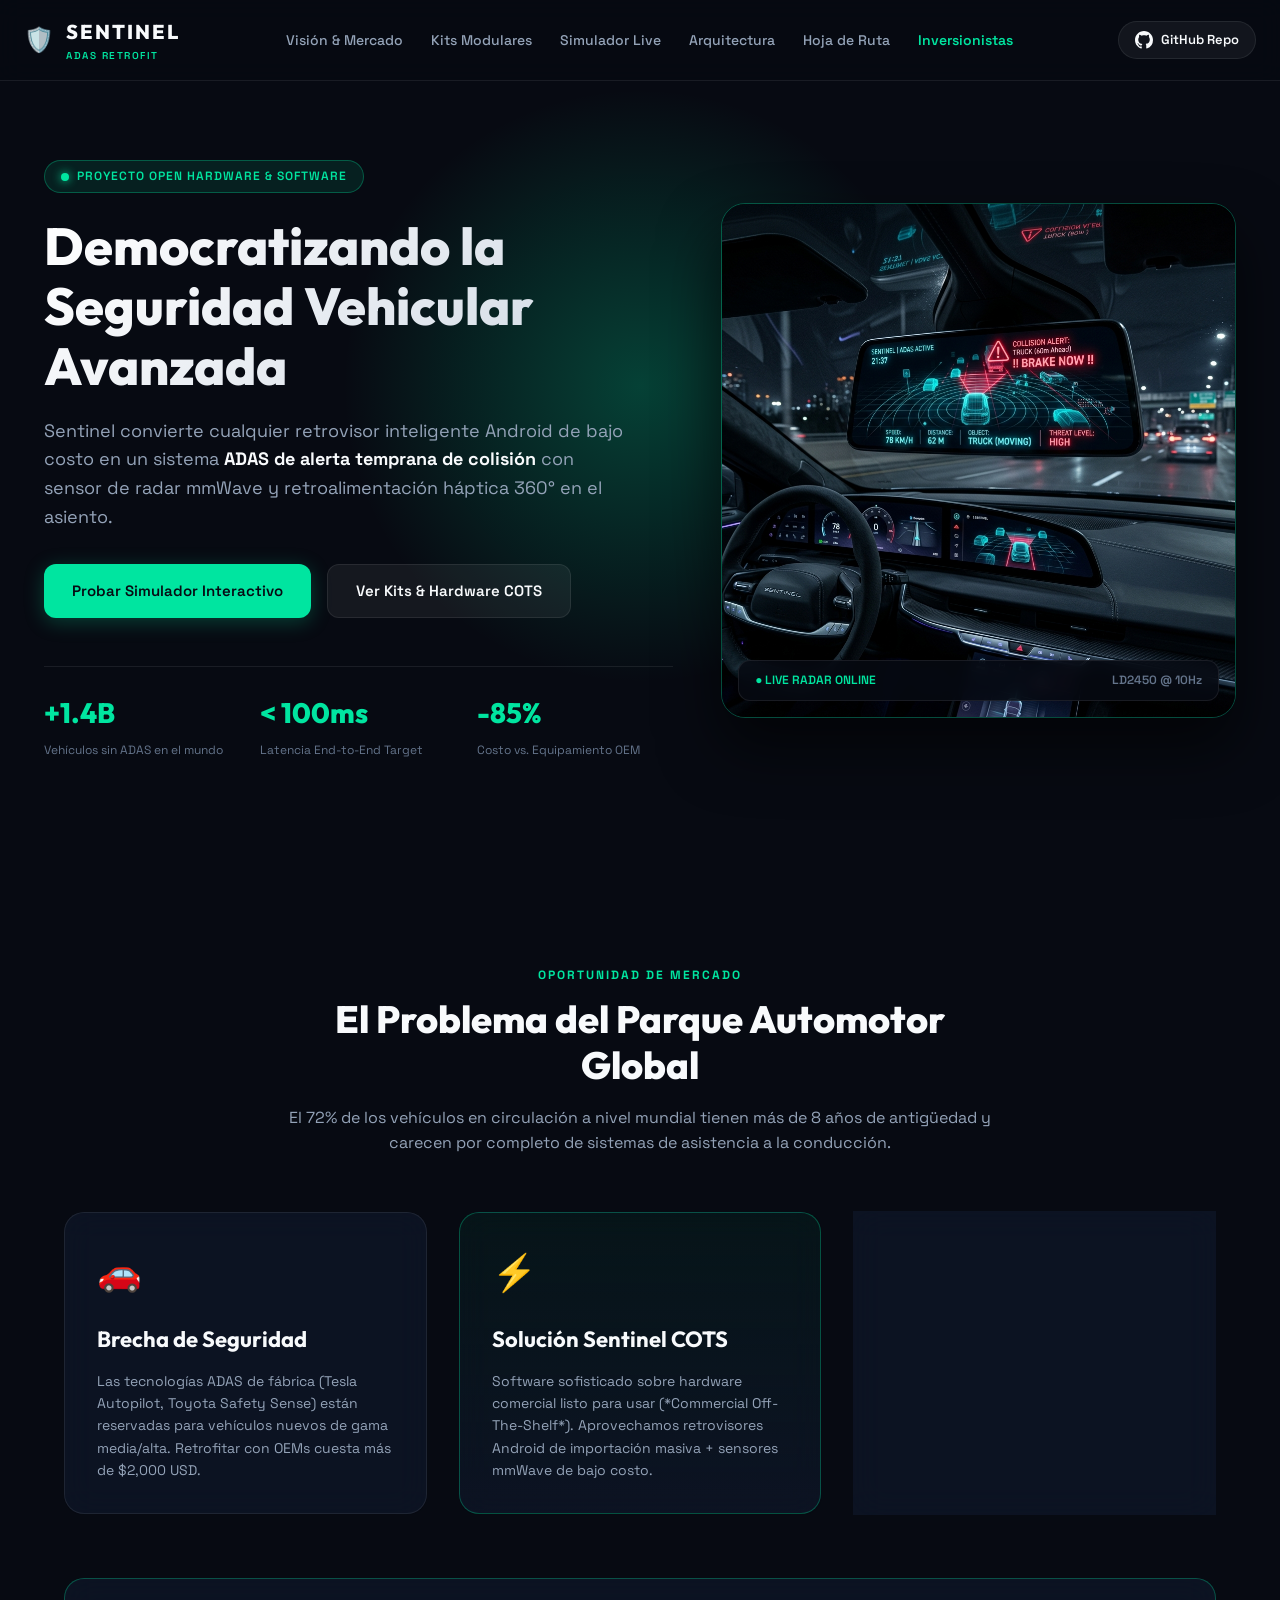
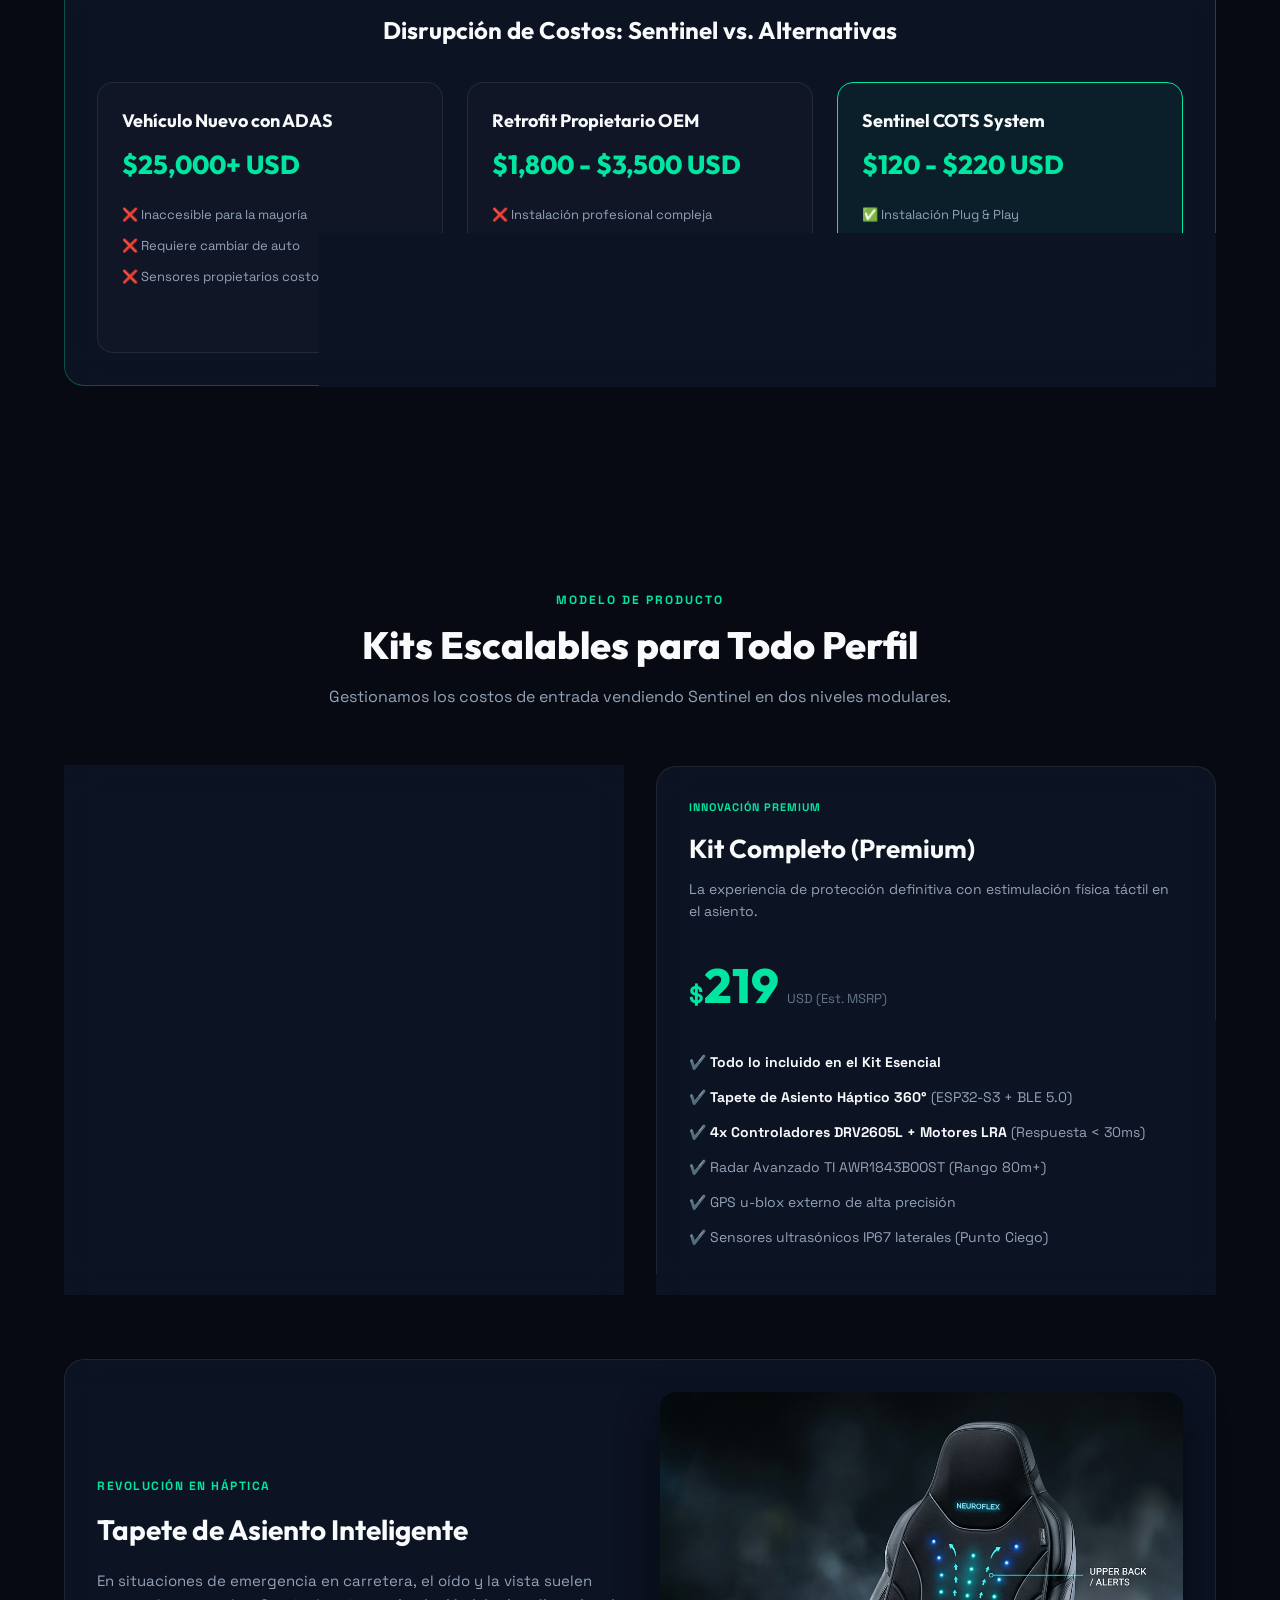
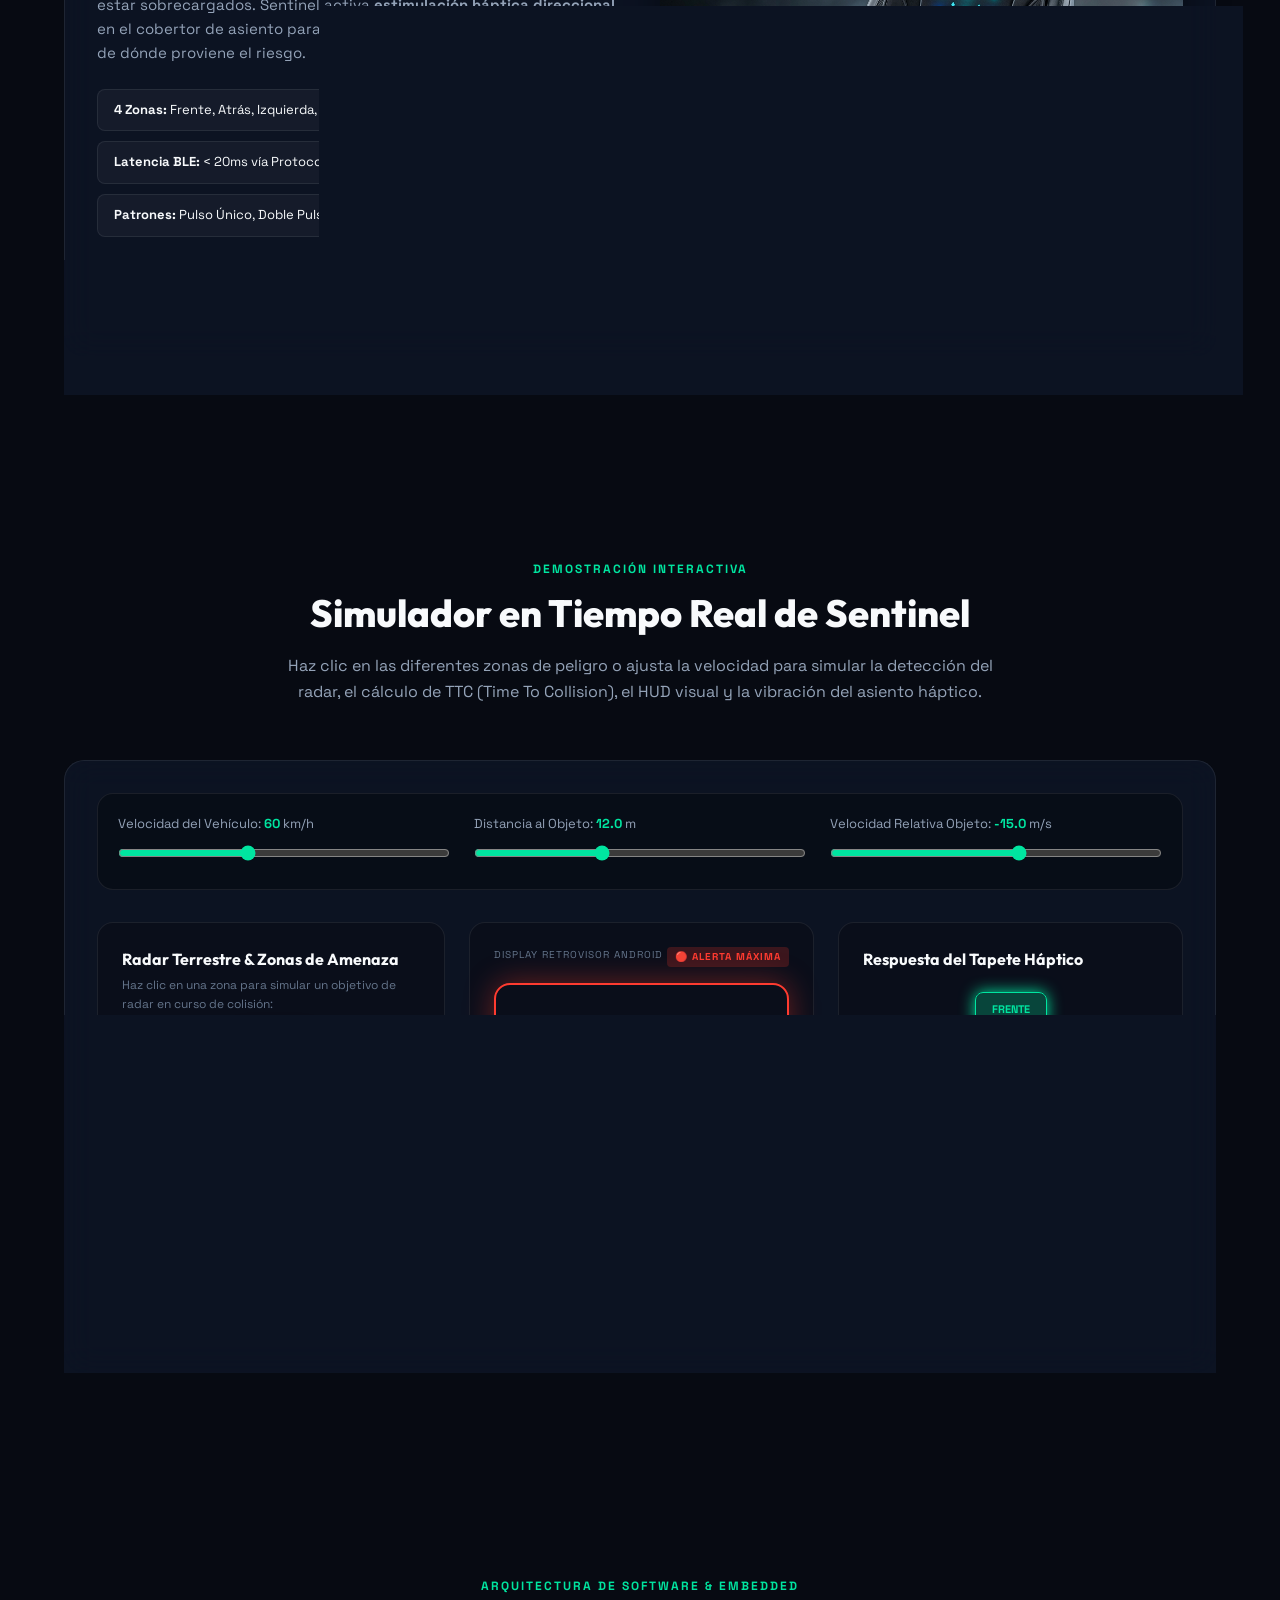
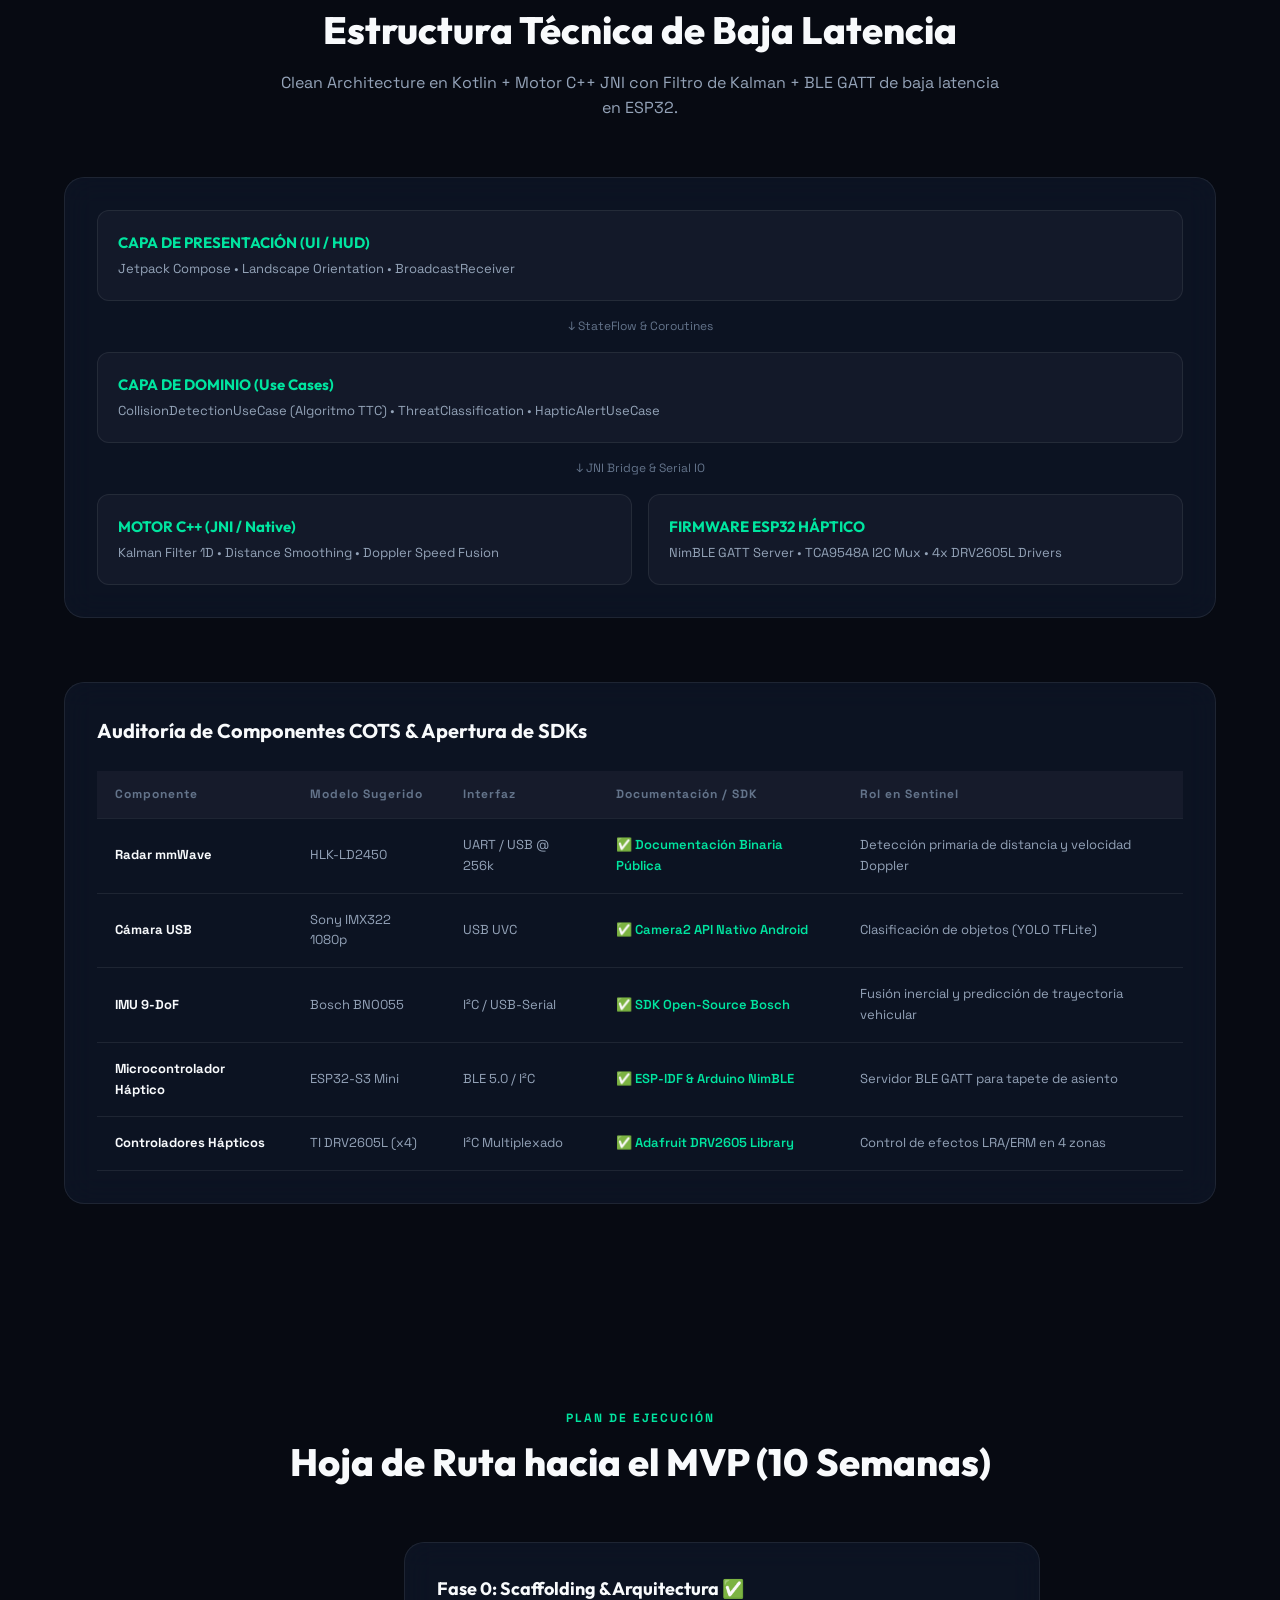
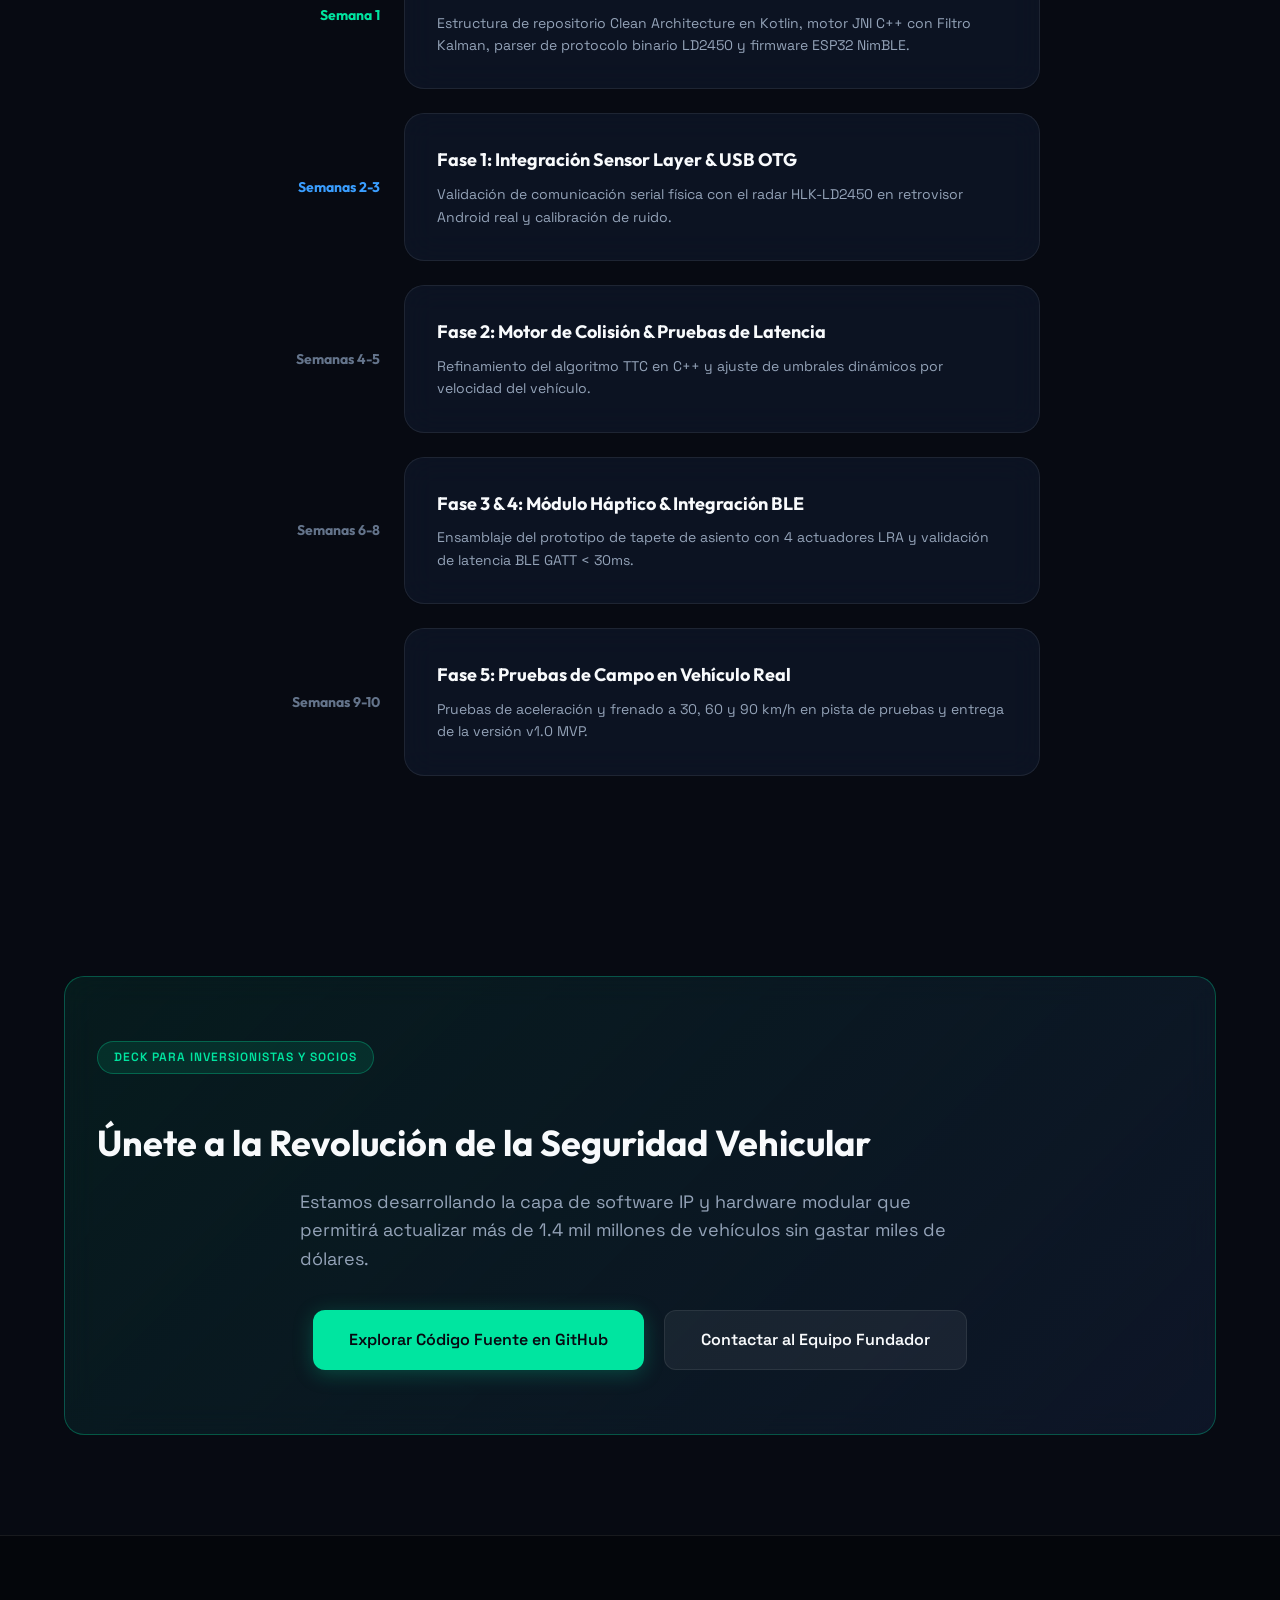
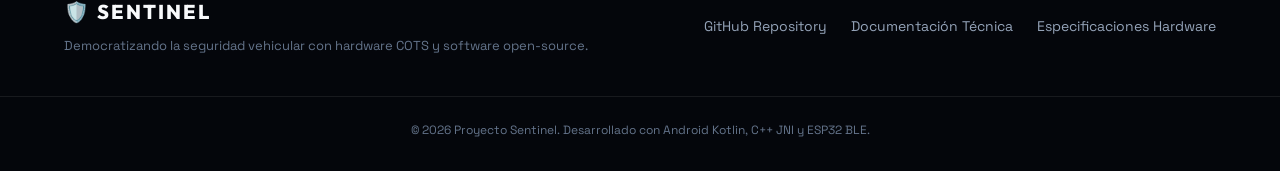
<file: index.html>
<!DOCTYPE html>
<html lang="es">
<head>
    <meta charset="UTF-8">
    <meta name="viewport" content="width=device-width, initial-scale=1.0">
    <title>Sentinel | ADAS Retrofit COTS & Háptico 360°</title>
    <meta name="description" content="Sistema de alerta temprana de colisiones (ADAS) modular y de bajo costo para cualquier vehículo, sobre Android COTS y retroalimentación háptica en asiento.">
    
    <!-- Open Graph / Meta -->
    <meta property="og:title" content="Sentinel — Democratizando la Seguridad Vehicular">
    <meta property="og:description" content="Sistema ADAS modular sobre retrovisores Android comerciales con sensor mmWave y asiento háptico 360°.">
    <meta property="og:image" content="assets/images/hero-dashboard.png">
    
    <!-- Fonts -->
    <link rel="preconnect" href="https://fonts.googleapis.com">
    <link rel="preconnect" href="https://fonts.gstatic.com" crossorigin>
    <link href="https://fonts.googleapis.com/css2?family=Outfit:wght@300;400;500;600;700;800;900&family=Space+Grotesk:wght@400;500;600;700&display=swap" rel="stylesheet">
    
    <!-- Custom CSS -->
    <link rel="stylesheet" href="styles.css">
</head>
<body>

    <!-- NAV BAR -->
    <header class="navbar">
        <div class="nav-container">
            <a href="#" class="nav-logo">
                <div class="shield-icon">🛡️</div>
                <div class="logo-text">
                    <span class="brand-name">SENTINEL</span>
                    <span class="brand-tag">ADAS RETROFIT</span>
                </div>
            </a>
            
            <nav class="nav-links">
                <a href="#vision">Visión & Mercado</a>
                <a href="#kits">Kits Modulares</a>
                <a href="#simulator">Simulador Live</a>
                <a href="#architecture">Arquitectura</a>
                <a href="#roadmap">Hoja de Ruta</a>
                <a href="#investors" class="nav-cta-investor">Inversionistas</a>
            </nav>

            <div class="nav-actions">
                <a href="https://github.com/DarckRovert/Project_sentinel" target="_blank" class="github-btn" id="github-repo-link">
                    <svg height="18" width="18" viewBox="0 0 16 16" fill="currentColor"><path d="M8 0C3.58 0 0 3.58 0 8c0 3.54 2.29 6.53 5.47 7.59.4.07.55-.17.55-.38 0-.19-.01-.82-.01-1.49-2.01.37-2.53-.49-2.69-.94-.09-.23-.48-.94-.82-1.13-.28-.15-.68-.52-.01-.53.63-.01 1.08.58 1.23.82.72 1.21 1.87.87 2.33.66.07-.52.28-.87.51-1.07-1.78-.2-3.64-.89-3.64-3.95 0-.87.31-1.59.82-2.15-.08-.2-.36-1.02.08-2.12 0 0 .67-.21 2.2.82.64-.18 1.32-.27 2-.27.68 0 1.36.09 2 .27 1.53-1.04 2.2-.82 2.2-.82.44 1.1.16 1.92.08 2.12.51.56.82 1.28.82 2.15 0 3.07-1.87 3.75-3.65 3.95.29.25.54.73.54 1.48 0 1.07-.01 1.93-.01 2.2 0 .21.15.46.55.38A8.013 8.013 0 0016 8c0-4.42-3.58-8-8-8z"/></svg>
                    <span>GitHub Repo</span>
                </a>
            </div>
        </div>
    </header>

    <!-- HERO SECTION -->
    <section class="hero-section">
        <div class="hero-glow"></div>
        <div class="hero-container">
            <div class="hero-content">
                <div class="badge-pill">
                    <span class="pulse-dot"></span>
                    PROYECTO OPEN HARDWARE & SOFTWARE
                </div>
                <h1 class="hero-title">Democratizando la Seguridad Vehicular Avanzada</h1>
                <p class="hero-subtitle">
                    Sentinel convierte cualquier retrovisor inteligente Android de bajo costo en un sistema <strong>ADAS de alerta temprana de colisión</strong> con sensor de radar mmWave y retroalimentación háptica 360° en el asiento.
                </p>
                <div class="hero-cta-group">
                    <a href="#simulator" class="btn btn-primary">Probar Simulador Interactivo</a>
                    <a href="#kits" class="btn btn-secondary">Ver Kits & Hardware COTS</a>
                </div>
                
                <!-- Quick Metrics Grid -->
                <div class="hero-metrics">
                    <div class="metric-card">
                        <span class="metric-val">+1.4B</span>
                        <span class="metric-lbl">Vehículos sin ADAS en el mundo</span>
                    </div>
                    <div class="metric-card">
                        <span class="metric-val">&lt; 100ms</span>
                        <span class="metric-lbl">Latencia End-to-End Target</span>
                    </div>
                    <div class="metric-card">
                        <span class="metric-val">-85%</span>
                        <span class="metric-lbl">Costo vs. Equipamiento OEM</span>
                    </div>
                </div>
            </div>

            <div class="hero-visual">
                <div class="glass-card-hero">
                    <img src="assets/images/hero-dashboard.png" alt="Sentinel ADAS HUD Display" class="hero-img">
                    <div class="hud-live-tag">
                        <span class="hud-status">● LIVE RADAR ONLINE</span>
                        <span class="hud-fps">LD2450 @ 10Hz</span>
                    </div>
                </div>
            </div>
        </div>
    </section>

    <!-- VISION & MARKET OPPORTUNITY (INVESTORS FOCUS) -->
    <section id="vision" class="section vision-section">
        <div class="container">
            <div class="section-header center">
                <span class="section-tag">OPORTUNIDAD DE MERCADO</span>
                <h2>El Problema del Parque Automotor Global</h2>
                <p>El 72% de los vehículos en circulación a nivel mundial tienen más de 8 años de antigüedad y carecen por completo de sistemas de asistencia a la conducción.</p>
            </div>

            <div class="grid-3">
                <div class="card glass-card">
                    <div class="card-icon">🚗</div>
                    <h3>Brecha de Seguridad</h3>
                    <p>Las tecnologías ADAS de fábrica (Tesla Autopilot, Toyota Safety Sense) están reservadas para vehículos nuevos de gama media/alta. Retrofitar con OEMs cuesta más de $2,000 USD.</p>
                </div>
                <div class="card glass-card highlighting">
                    <div class="card-icon">⚡</div>
                    <h3>Solución Sentinel COTS</h3>
                    <p>Software sofisticado sobre hardware comercial listo para usar (*Commercial Off-The-Shelf*). Aprovechamos retrovisores Android de importación masiva + sensores mmWave de bajo costo.</p>
                </div>
                <div class="card glass-card">
                    <div class="card-icon">🪑</div>
                    <h3>Innovación Háptica 360°</h3>
                    <p>Sustituimos o complementamos las ruidosas alertas sonoras con un cobertor de asiento inteligente (ESP32 + BLE). El conductor *siente* la amenaza en la espalda o muslos inmediatamente.</p>
                </div>
            </div>

            <!-- Cost Comparison Box -->
            <div class="comparison-box glass-card margin-top-xl">
                <div class="comparison-header">
                    <h3>Disrupción de Costos: Sentinel vs. Alternativas</h3>
                </div>
                <div class="comparison-grid">
                    <div class="col-alt">
                        <h4>Vehículo Nuevo con ADAS</h4>
                        <span class="price-tag">$25,000+ USD</span>
                        <ul>
                            <li>❌ Inaccesible para la mayoría</li>
                            <li>❌ Requiere cambiar de auto</li>
                            <li>❌ Sensores propietarios costosos</li>
                        </ul>
                    </div>
                    <div class="col-alt">
                        <h4>Retrofit Propietario OEM</h4>
                        <span class="price-tag">$1,800 - $3,500 USD</span>
                        <ul>
                            <li>❌ Instalación profesional compleja</li>
                            <li>❌ Incompatible con autos viejos</li>
                            <li>❌ Software cerrado</li>
                        </ul>
                    </div>
                    <div class="col-sentinel">
                        <div class="badge-featured">RECOMENDADO</div>
                        <h4>Sentinel COTS System</h4>
                        <span class="price-tag">$120 - $220 USD</span>
                        <ul>
                            <li>✅ Instalación Plug & Play</li>
                            <li>✅ Compatible con el 99% de autos</li>
                            <li>✅ Software Open & Escalable</li>
                            <li>✅ Asiento háptico táctil intuitivo</li>
                        </ul>
                    </div>
                </div>
            </div>
        </div>
    </section>

    <!-- KITS MODULARES (PRODUCTO & HARDWARE) -->
    <section id="kits" class="section kits-section">
        <div class="container">
            <div class="section-header center">
                <span class="section-tag">MODELO DE PRODUCTO</span>
                <h2>Kits Escalables para Todo Perfil</h2>
                <p>Gestionamos los costos de entrada vendiendo Sentinel en dos niveles modulares.</p>
            </div>

            <div class="grid-2 margin-top-lg">
                <!-- KIT ESENCIAL -->
                <div class="kit-card glass-card">
                    <div class="kit-badge">ENTRADA ACCESIBLE</div>
                    <h3 class="kit-title">Kit Esencial</h3>
                    <p class="kit-desc">Diseñado para conductores particulares que buscan alerta temprana sin modificar el interior del auto.</p>
                    <div class="kit-price">
                        <span class="currency">$</span><span class="amount">119</span><span class="period">USD (Est. MSRP)</span>
                    </div>
                    <ul class="feature-list">
                        <li>✔️ Retrovisor Inteligente Android (Display HD + Android 9+)</li>
                        <li>✔️ Radar mmWave HLK-LD2450 (UART USB @ 256kbaud)</li>
                        <li>✔️ Cámara USB Gran Angular 1080p (Camera2 API)</li>
                        <li>✔️ IMU 9-DoF Bosch BNO055 (Predicción de Trayectoria)</li>
                        <li>✔️ App Sentinel Base (Alertas visuales HUD + audio TTS)</li>
                    </ul>
                </div>

                <!-- KIT COMPLETO / PREMIUM -->
                <div class="kit-card glass-card kit-featured">
                    <div class="kit-badge featured">INNOVACIÓN PREMIUM</div>
                    <h3 class="kit-title">Kit Completo (Premium)</h3>
                    <p class="kit-desc">La experiencia de protección definitiva con estimulación física táctil en el asiento.</p>
                    <div class="kit-price">
                        <span class="currency">$</span><span class="amount">219</span><span class="period">USD (Est. MSRP)</span>
                    </div>
                    <ul class="feature-list">
                        <li>✔️ <strong>Todo lo incluido en el Kit Esencial</strong></li>
                        <li>✔️ <strong>Tapete de Asiento Háptico 360°</strong> (ESP32-S3 + BLE 5.0)</li>
                        <li>✔️ <strong>4x Controladores DRV2605L + Motores LRA</strong> (Respuesta < 30ms)</li>
                        <li>✔️ Radar Avanzado TI AWR1843BOOST (Rango 80m+)</li>
                        <li>✔️ GPS u-blox externo de alta precisión</li>
                        <li>✔️ Sensores ultrasónicos IP67 laterales (Punto Ciego)</li>
                    </ul>
                </div>
            </div>

            <!-- Hardware Showcase Product Image -->
            <div class="product-showcase glass-card margin-top-xl">
                <div class="product-showcase-grid">
                    <div class="showcase-info">
                        <span class="tag-accent">REVOLUCIÓN EN HÁPTICA</span>
                        <h3>Tapete de Asiento Inteligente</h3>
                        <p>
                            En situaciones de emergencia en carretera, el oído y la vista suelen estar sobrecargados. Sentinel activa <strong>estimulación háptica direccional</strong> en el cobertor de asiento para indicarle al conductor instintivamente de dónde proviene el riesgo.
                        </p>
                        <div class="haptic-specs">
                            <div class="spec-item">
                                <strong>4 Zonas:</strong> Frente, Atrás, Izquierda, Derecha
                            </div>
                            <div class="spec-item">
                                <strong>Latencia BLE:</strong> &lt; 20ms vía Protocolo GATT 1-byte
                            </div>
                            <div class="spec-item">
                                <strong>Patrones:</strong> Pulso Único, Doble Pulso, Continuo
                            </div>
                        </div>
                    </div>
                    <div class="showcase-img-box">
                        <img src="assets/images/haptic-seat.png" alt="Tapete háptico inteligente Sentinel" class="showcase-img">
                    </div>
                </div>
            </div>
        </div>
    </section>

    <!-- LIVE INTERACTIVE SIMULATOR (WOW FACTOR) -->
    <section id="simulator" class="section simulator-section">
        <div class="container">
            <div class="section-header center">
                <span class="section-tag">DEMOSTRACIÓN INTERACTIVA</span>
                <h2>Simulador en Tiempo Real de Sentinel</h2>
                <p>Haz clic en las diferentes zonas de peligro o ajusta la velocidad para simular la detección del radar, el cálculo de TTC (Time To Collision), el HUD visual y la vibración del asiento háptico.</p>
            </div>

            <div class="simulator-wrapper glass-card margin-top-lg">
                <!-- Controls Row -->
                <div class="sim-controls">
                    <div class="control-group">
                        <label for="speedRange">Velocidad del Vehículo: <span id="speedVal">60</span> km/h</label>
                        <input type="range" id="speedRange" min="10" max="140" value="60" class="slider">
                    </div>

                    <div class="control-group">
                        <label for="distanceRange">Distancia al Objeto: <span id="distanceVal">12.0</span> m</label>
                        <input type="range" id="distanceRange" min="1.0" max="30.0" step="0.5" value="12.0" class="slider">
                    </div>

                    <div class="control-group">
                        <label for="relSpeedRange">Velocidad Relativa Objeto: <span id="relSpeedVal">-15.0</span> m/s</label>
                        <input type="range" id="relSpeedRange" min="-35.0" max="0.0" step="0.5" value="-15.0" class="slider">
                    </div>
                </div>

                <!-- Interactive Main View -->
                <div class="sim-main-grid">
                    
                    <!-- Interactive Threat Selector / Radar Box -->
                    <div class="sim-card radar-box">
                        <h4>Radar Terrestre & Zonas de Amenaza</h4>
                        <p class="subtext">Haz clic en una zona para simular un objetivo de radar en curso de colisión:</p>

                        <div class="car-radar-stage">
                            <div class="zone-btn zone-front" id="btn-front" onclick="triggerZone('FRONT')">
                                <span>FRENTE</span>
                                <small>0°</small>
                            </div>
                            <div class="zone-btn zone-left" id="btn-left" onclick="triggerZone('LEFT')">
                                <span>IZQUIERDA</span>
                                <small>-90°</small>
                            </div>
                            <div class="car-body">
                                <span>🚘</span>
                                <div class="car-label">NUESTRO VEHÍCULO</div>
                            </div>
                            <div class="zone-btn zone-right" id="btn-right" onclick="triggerZone('RIGHT')">
                                <span>DERECHA</span>
                                <small>+90°</small>
                            </div>
                            <div class="zone-btn zone-back" id="btn-back" onclick="triggerZone('BACK')">
                                <span>ATRÁS</span>
                                <small>180°</small>
                            </div>
                        </div>
                    </div>

                    <!-- Live Replica of Android HUD UI -->
                    <div class="sim-card hud-box">
                        <div class="hud-header">
                            <span>DISPLAY RETROVISOR ANDROID</span>
                            <span class="hud-pill" id="sim-status-pill">MONITOREANDO</span>
                        </div>

                        <div class="hud-screen" id="sim-hud-screen">
                            <div class="hud-icon" id="sim-hud-icon">✅</div>
                            <div class="hud-ttc-box">
                                <span class="hud-ttc-value" id="sim-ttc-val">--</span>
                                <span class="hud-ttc-label" id="sim-ttc-lbl">MONITOREANDO</span>
                            </div>
                            <div class="hud-threat-badge" id="sim-threat-badge">NONE</div>
                        </div>
                    </div>

                    <!-- Live Haptic Seat Response -->
                    <div class="sim-card seat-box">
                        <h4>Respuesta del Tapete Háptico</h4>
                        <div class="seat-diagram">
                            <div class="seat-node node-front" id="node-front">FRENTE</div>
                            <div class="seat-middle">
                                <div class="seat-node node-left" id="node-left">IZQ</div>
                                <div class="seat-center">
                                    <div class="esp32-badge">ESP32 BLE</div>
                                </div>
                                <div class="seat-node node-right" id="node-right">DER</div>
                            </div>
                            <div class="seat-node node-back" id="node-back">ATRÁS</div>
                        </div>

                        <div class="haptic-log-box">
                            <div class="log-row"><span>GATT Payload:</span> <strong id="ble-payload">0x00</strong></div>
                            <div class="log-row"><span>Intensidad:</span> <strong id="haptic-intensity">OFF (0%)</strong></div>
                            <div class="log-row"><span>Patrón:</span> <strong id="haptic-pattern">NONE</strong></div>
                            <div class="log-row"><span>Latencia Est.:</span> <strong id="haptic-latency">-- ms</strong></div>
                        </div>
                    </div>

                </div>
            </div>
        </div>
    </section>

    <!-- ARCHITECTURE & HARDWARE (PARTNERS & DEV FOCUS) -->
    <section id="architecture" class="section architecture-section">
        <div class="container">
            <div class="section-header center">
                <span class="section-tag">ARQUITECTURA DE SOFTWARE & EMBEDDED</span>
                <h2>Estructura Técnica de Baja Latencia</h2>
                <p>Clean Architecture en Kotlin + Motor C++ JNI con Filtro de Kalman + BLE GATT de baja latencia en ESP32.</p>
            </div>

            <!-- Architecture Diagram Grid -->
            <div class="arch-diagram glass-card margin-top-lg">
                <div class="arch-layer ui-layer">
                    <div class="layer-title">CAPA DE PRESENTACIÓN (UI / HUD)</div>
                    <div class="layer-tech">Jetpack Compose • Landscape Orientation • BroadcastReceiver</div>
                </div>

                <div class="arch-connector">↓ StateFlow & Coroutines</div>

                <div class="arch-layer domain-layer">
                    <div class="layer-title">CAPA DE DOMINIO (Use Cases)</div>
                    <div class="layer-tech">CollisionDetectionUseCase (Algoritmo TTC) • ThreatClassification • HapticAlertUseCase</div>
                </div>

                <div class="arch-connector">↓ JNI Bridge & Serial IO</div>

                <div class="arch-grid-dual">
                    <div class="arch-layer jni-layer">
                        <div class="layer-title">MOTOR C++ (JNI / Native)</div>
                        <div class="layer-tech">Kalman Filter 1D • Distance Smoothing • Doppler Speed Fusion</div>
                    </div>
                    <div class="arch-layer ble-layer">
                        <div class="layer-title">FIRMWARE ESP32 HÁPTICO</div>
                        <div class="layer-tech">NimBLE GATT Server • TCA9548A I2C Mux • 4x DRV2605L Drivers</div>
                    </div>
                </div>
            </div>

            <!-- Component SDK Openness Matrix Table -->
            <div class="table-container glass-card margin-top-xl">
                <h3 class="table-title">Auditoría de Componentes COTS & Apertura de SDKs</h3>
                <table class="tech-table">
                    <thead>
                        <tr>
                            <th>Componente</th>
                            <th>Modelo Sugerido</th>
                            <th>Interfaz</th>
                            <th>Documentación / SDK</th>
                            <th>Rol en Sentinel</th>
                        </tr>
                    </thead>
                    <tbody>
                        <tr>
                            <td><strong>Radar mmWave</strong></td>
                            <td>HLK-LD2450</td>
                            <td>UART / USB @ 256k</td>
                            <td><span class="status-open">✅ Documentación Binaria Pública</span></td>
                            <td>Detección primaria de distancia y velocidad Doppler</td>
                        </tr>
                        <tr>
                            <td><strong>Cámara USB</strong></td>
                            <td>Sony IMX322 1080p</td>
                            <td>USB UVC</td>
                            <td><span class="status-open">✅ Camera2 API Nativo Android</span></td>
                            <td>Clasificación de objetos (YOLO TFLite)</td>
                        </tr>
                        <tr>
                            <td><strong>IMU 9-DoF</strong></td>
                            <td>Bosch BNO055</td>
                            <td>I²C / USB-Serial</td>
                            <td><span class="status-open">✅ SDK Open-Source Bosch</span></td>
                            <td>Fusión inercial y predicción de trayectoria vehicular</td>
                        </tr>
                        <tr>
                            <td><strong>Microcontrolador Háptico</strong></td>
                            <td>ESP32-S3 Mini</td>
                            <td>BLE 5.0 / I²C</td>
                            <td><span class="status-open">✅ ESP-IDF & Arduino NimBLE</span></td>
                            <td>Servidor BLE GATT para tapete de asiento</td>
                        </tr>
                        <tr>
                            <td><strong>Controladores Hápticos</strong></td>
                            <td>TI DRV2605L (x4)</td>
                            <td>I²C Multiplexado</td>
                            <td><span class="status-open">✅ Adafruit DRV2605 Library</span></td>
                            <td>Control de efectos LRA/ERM en 4 zonas</td>
                        </tr>
                    </tbody>
                </table>
            </div>
        </div>
    </section>

    <!-- ROADMAP (HOJA DE RUTA) -->
    <section id="roadmap" class="section roadmap-section">
        <div class="container">
            <div class="section-header center">
                <span class="section-tag">PLAN DE EJECUCIÓN</span>
                <h2>Hoja de Ruta hacia el MVP (10 Semanas)</h2>
            </div>

            <div class="timeline margin-top-lg">
                <div class="timeline-item completed">
                    <div class="timeline-marker">Semana 1</div>
                    <div class="timeline-content glass-card">
                        <h4>Fase 0: Scaffolding & Arquitectura ✅</h4>
                        <p>Estructura de repositorio Clean Architecture en Kotlin, motor JNI C++ con Filtro Kalman, parser de protocolo binario LD2450 y firmware ESP32 NimBLE.</p>
                    </div>
                </div>

                <div class="timeline-item active">
                    <div class="timeline-marker">Semanas 2-3</div>
                    <div class="timeline-content glass-card">
                        <h4>Fase 1: Integración Sensor Layer & USB OTG</h4>
                        <p>Validación de comunicación serial física con el radar HLK-LD2450 en retrovisor Android real y calibración de ruido.</p>
                    </div>
                </div>

                <div class="timeline-item">
                    <div class="timeline-marker">Semanas 4-5</div>
                    <div class="timeline-content glass-card">
                        <h4>Fase 2: Motor de Colisión & Pruebas de Latencia</h4>
                        <p>Refinamiento del algoritmo TTC en C++ y ajuste de umbrales dinámicos por velocidad del vehículo.</p>
                    </div>
                </div>

                <div class="timeline-item">
                    <div class="timeline-marker">Semanas 6-8</div>
                    <div class="timeline-content glass-card">
                        <h4>Fase 3 & 4: Módulo Háptico & Integración BLE</h4>
                        <p>Ensamblaje del prototipo de tapete de asiento con 4 actuadores LRA y validación de latencia BLE GATT &lt; 30ms.</p>
                    </div>
                </div>

                <div class="timeline-item">
                    <div class="timeline-marker">Semanas 9-10</div>
                    <div class="timeline-content glass-card">
                        <h4>Fase 5: Pruebas de Campo en Vehículo Real</h4>
                        <p>Pruebas de aceleración y frenado a 30, 60 y 90 km/h en pista de pruebas y entrega de la versión v1.0 MVP.</p>
                    </div>
                </div>
            </div>
        </div>
    </section>

    <!-- INVESTOR CALL TO ACTION -->
    <section id="investors" class="section investor-cta-section">
        <div class="container">
            <div class="investor-box glass-card center">
                <span class="badge-pill">DECK PARA INVERSIONISTAS Y SOCIOS</span>
                <h2>Únete a la Revolución de la Seguridad Vehicular</h2>
                <p>Estamos desarrollando la capa de software IP y hardware modular que permitirá actualizar más de 1.4 mil millones de vehículos sin gastar miles de dólares.</p>

                <div class="cta-actions">
                    <a href="https://github.com/DarckRovert/Project_sentinel" target="_blank" class="btn btn-primary btn-lg">
                        Explorar Código Fuente en GitHub
                    </a>
                    <a href="mailto:contact@sentinel-adas.org" class="btn btn-secondary btn-lg">
                        Contactar al Equipo Fundador
                    </a>
                </div>
            </div>
        </div>
    </section>

    <!-- FOOTER -->
    <footer class="footer">
        <div class="container footer-content">
            <div class="footer-brand">
                <div class="brand-name">🛡️ SENTINEL</div>
                <p>Democratizando la seguridad vehicular con hardware COTS y software open-source.</p>
            </div>
            <div class="footer-links">
                <a href="https://github.com/DarckRovert/Project_sentinel" target="_blank">GitHub Repository</a>
                <a href="#architecture">Documentación Técnica</a>
                <a href="#kits">Especificaciones Hardware</a>
            </div>
        </div>
        <div class="footer-bottom">
            <p>© 2026 Proyecto Sentinel. Desarrollado con Android Kotlin, C++ JNI y ESP32 BLE.</p>
        </div>
    </footer>

    <!-- Custom Script -->
    <script src="app.js"></script>
</body>
</html>
<!-- Trigger Pages deployment -->
</file>
<file: styles.css>
/* ============================================================
   SENTINEL ADAS - DESIGN SYSTEM & STYLESHEET
   Aesthetics: Futuristic Dark Mode, Glassmorphism, Neon Accents
   ============================================================ */

:root {
    /* Color Palette */
    --bg-dark: #070A12;
    --bg-card: rgba(15, 23, 42, 0.7);
    --bg-card-hover: rgba(30, 41, 59, 0.8);
    --border-glass: rgba(255, 255, 255, 0.08);
    --border-glass-bright: rgba(0, 229, 160, 0.3);

    /* Text Colors */
    --text-primary: #F8FAFC;
    --text-secondary: #94A3B8;
    --text-muted: #64748B;

    /* Accent & Status Colors */
    --accent-primary: #00E5A0;    /* Cyan/Teal Safe */
    --accent-glow: rgba(0, 229, 160, 0.25);
    --color-caution: #3A9EFF;     /* Blue Caution */
    --color-warning: #FFB800;     /* Yellow Warning */
    --color-critical: #FF3B30;    /* Red Critical */

    /* Typography */
    --font-heading: 'Outfit', sans-serif;
    --font-body: 'Space Grotesk', sans-serif;
}

* {
    margin: 0;
    padding: 0;
    box-sizing: border-box;
}

html {
    scroll-behavior: smooth;
    font-family: var(--font-body);
    background-color: var(--bg-dark);
    color: var(--text-primary);
}

body {
    overflow-x: hidden;
    line-height: 1.6;
}

/* Reusable Container */
.container {
    max-width: 1200px;
    margin: 0 auto;
    padding: 0 24px;
}

/* Glassmorphism Card Style */
.glass-card {
    background: var(--bg-card);
    backdrop-filter: blur(16px);
    -webkit-backdrop-filter: blur(16px);
    border: 1px solid var(--border-glass);
    border-radius: 20px;
    padding: 32px;
    transition: all 0.3s cubic-bezier(0.4, 0, 0.2, 1);
}

.glass-card:hover {
    border-color: rgba(255, 255, 255, 0.15);
    transform: translateY(-4px);
    box-shadow: 0 20px 40px rgba(0, 0, 0, 0.4);
}

/* Navbar */
.navbar {
    position: fixed;
    top: 0;
    left: 0;
    width: 100%;
    z-index: 1000;
    background: rgba(7, 10, 18, 0.85);
    backdrop-filter: blur(12px);
    border-bottom: 1px solid var(--border-glass);
}

.nav-container {
    max-width: 1280px;
    margin: 0 auto;
    padding: 16px 24px;
    display: flex;
    justify-content: space-between;
    align-items: center;
}

.nav-logo {
    display: flex;
    align-items: center;
    gap: 12px;
    text-decoration: none;
}

.shield-icon {
    font-size: 24px;
}

.brand-name {
    font-family: var(--font-heading);
    font-weight: 800;
    font-size: 20px;
    letter-spacing: 2px;
    color: var(--text-primary);
}

.brand-tag {
    display: block;
    font-size: 10px;
    letter-spacing: 1.5px;
    color: var(--accent-primary);
    font-weight: 600;
}

.nav-links {
    display: flex;
    gap: 28px;
    align-items: center;
}

.nav-links a {
    color: var(--text-secondary);
    text-decoration: none;
    font-size: 14px;
    font-weight: 500;
    transition: color 0.2s ease;
}

.nav-links a:hover {
    color: var(--accent-primary);
}

.nav-cta-investor {
    color: var(--accent-primary) !important;
    font-weight: 600 !important;
}

.github-btn {
    display: flex;
    align-items: center;
    gap: 8px;
    background: rgba(255, 255, 255, 0.05);
    border: 1px solid var(--border-glass);
    padding: 8px 16px;
    border-radius: 50px;
    color: var(--text-primary);
    text-decoration: none;
    font-size: 13px;
    font-weight: 600;
    transition: all 0.2s ease;
}

.github-btn:hover {
    background: rgba(255, 255, 255, 0.12);
    border-color: var(--accent-primary);
}

/* Hero Section */
.hero-section {
    position: relative;
    padding: 160px 0 100px;
    overflow: hidden;
}

.hero-glow {
    position: absolute;
    top: 10%;
    left: 50%;
    transform: translateX(-50%);
    width: 600px;
    height: 600px;
    background: radial-gradient(circle, var(--accent-glow) 0%, rgba(7,10,18,0) 70%);
    z-index: 0;
    pointer-events: none;
}

.hero-container {
    max-width: 1240px;
    margin: 0 auto;
    padding: 0 24px;
    display: grid;
    grid-template-columns: 1.1fr 0.9fr;
    gap: 48px;
    align-items: center;
    position: relative;
    z-index: 1;
}

.badge-pill {
    display: inline-flex;
    align-items: center;
    gap: 8px;
    background: rgba(0, 229, 160, 0.1);
    border: 1px solid var(--border-glass-bright);
    color: var(--accent-primary);
    padding: 6px 16px;
    border-radius: 50px;
    font-size: 12px;
    font-weight: 600;
    letter-spacing: 1px;
    margin-bottom: 24px;
}

.pulse-dot {
    width: 8px;
    height: 8px;
    background-color: var(--accent-primary);
    border-radius: 50%;
    box-shadow: 0 0 10px var(--accent-primary);
    animation: pulse 2s infinite;
}

@keyframes pulse {
    0% { transform: scale(0.95); box-shadow: 0 0 0 0 rgba(0, 229, 160, 0.7); }
    70% { transform: scale(1); box-shadow: 0 0 0 10px rgba(0, 229, 160, 0); }
    100% { transform: scale(0.95); box-shadow: 0 0 0 0 rgba(0, 229, 160, 0); }
}

.hero-title {
    font-family: var(--font-heading);
    font-size: 52px;
    font-weight: 800;
    line-height: 1.15;
    margin-bottom: 20px;
    background: linear-gradient(135deg, #FFFFFF 0%, #CBD5E1 100%);
    -webkit-background-clip: text;
    -webkit-text-fill-color: transparent;
}

.hero-subtitle {
    font-size: 18px;
    color: var(--text-secondary);
    margin-bottom: 32px;
    max-width: 580px;
}

.hero-subtitle strong {
    color: var(--text-primary);
}

.hero-cta-group {
    display: flex;
    gap: 16px;
    margin-bottom: 48px;
}

.btn {
    padding: 14px 28px;
    border-radius: 12px;
    font-size: 15px;
    font-weight: 600;
    text-decoration: none;
    transition: all 0.25s ease;
    display: inline-flex;
    align-items: center;
    justify-content: center;
    cursor: pointer;
}

.btn-primary {
    background: var(--accent-primary);
    color: #070A12;
    box-shadow: 0 4px 20px var(--accent-glow);
}

.btn-primary:hover {
    transform: translateY(-2px);
    box-shadow: 0 8px 30px rgba(0, 229, 160, 0.4);
}

.btn-secondary {
    background: rgba(255, 255, 255, 0.06);
    color: var(--text-primary);
    border: 1px solid var(--border-glass);
}

.btn-secondary:hover {
    background: rgba(255, 255, 255, 0.12);
    border-color: rgba(255, 255, 255, 0.3);
}

.btn-lg {
    padding: 16px 36px;
    font-size: 16px;
}

.hero-metrics {
    display: grid;
    grid-template-columns: repeat(3, 1fr);
    gap: 20px;
    border-top: 1px solid var(--border-glass);
    padding-top: 24px;
}

.metric-val {
    display: block;
    font-family: var(--font-heading);
    font-size: 28px;
    font-weight: 800;
    color: var(--accent-primary);
}

.metric-lbl {
    font-size: 12px;
    color: var(--text-muted);
}

/* Hero Visual Box */
.glass-card-hero {
    position: relative;
    border-radius: 24px;
    overflow: hidden;
    border: 1px solid var(--border-glass-bright);
    box-shadow: 0 30px 60px rgba(0, 0, 0, 0.6);
}

.hero-img {
    width: 100%;
    height: auto;
    display: block;
}

.hud-live-tag {
    position: absolute;
    bottom: 16px;
    left: 16px;
    right: 16px;
    background: rgba(7, 10, 18, 0.85);
    backdrop-filter: blur(8px);
    padding: 10px 16px;
    border-radius: 12px;
    display: flex;
    justify-content: space-between;
    font-size: 12px;
    font-weight: 600;
    border: 1px solid var(--border-glass);
}

.hud-status { color: var(--accent-primary); }
.hud-fps { color: var(--text-muted); }

/* Section Common */
.section {
    padding: 100px 0;
}

.section-header {
    margin-bottom: 56px;
}

.section-header.center {
    text-align: center;
    max-width: 720px;
    margin-left: auto;
    margin-right: auto;
}

.section-tag {
    display: inline-block;
    color: var(--accent-primary);
    font-size: 12px;
    font-weight: 700;
    letter-spacing: 2px;
    margin-bottom: 12px;
}

.section-header h2 {
    font-family: var(--font-heading);
    font-size: 38px;
    font-weight: 800;
    line-height: 1.2;
    margin-bottom: 16px;
}

.section-header p {
    color: var(--text-secondary);
    font-size: 16px;
}

/* Grids */
.grid-2 { display: grid; grid-template-columns: repeat(2, 1fr); gap: 32px; }
.grid-3 { display: grid; grid-template-columns: repeat(3, 1fr); gap: 32px; }

.margin-top-lg { margin-top: 48px; }
.margin-top-xl { margin-top: 64px; }

/* Vision & Cards */
.card-icon {
    font-size: 36px;
    margin-bottom: 20px;
}

.card h3 {
    font-family: var(--font-heading);
    font-size: 22px;
    margin-bottom: 12px;
}

.card p {
    color: var(--text-secondary);
    font-size: 14px;
}

.glass-card.highlighting {
    border-color: var(--border-glass-bright);
    background: linear-gradient(180deg, rgba(0, 229, 160, 0.05) 0%, rgba(15, 23, 42, 0.7) 100%);
}

/* Cost Comparison Box */
.comparison-box {
    border-color: var(--border-glass-bright);
}

.comparison-header h3 {
    font-family: var(--font-heading);
    font-size: 24px;
    text-align: center;
    margin-bottom: 32px;
}

.comparison-grid {
    display: grid;
    grid-template-columns: repeat(3, 1fr);
    gap: 24px;
}

.col-alt, .col-sentinel {
    padding: 24px;
    border-radius: 16px;
    background: rgba(255, 255, 255, 0.02);
    border: 1px solid var(--border-glass);
}

.col-sentinel {
    position: relative;
    background: rgba(0, 229, 160, 0.06);
    border-color: var(--accent-primary);
}

.badge-featured {
    position: absolute;
    top: -12px;
    right: 20px;
    background: var(--accent-primary);
    color: #070A12;
    font-size: 10px;
    font-weight: 800;
    padding: 4px 12px;
    border-radius: 50px;
}

.col-alt h4, .col-sentinel h4 {
    font-family: var(--font-heading);
    font-size: 18px;
    margin-bottom: 8px;
}

.price-tag {
    display: block;
    font-family: var(--font-heading);
    font-size: 26px;
    font-weight: 800;
    color: var(--accent-primary);
    margin-bottom: 20px;
}

.col-alt ul, .col-sentinel ul {
    list-style: none;
}

.col-alt li, .col-sentinel li {
    font-size: 13px;
    color: var(--text-secondary);
    margin-bottom: 10px;
}

/* Kits Modulares */
.kit-card {
    position: relative;
    display: flex;
    flex-direction: column;
}

.kit-badge {
    display: inline-block;
    font-size: 11px;
    font-weight: 700;
    letter-spacing: 1px;
    color: var(--text-muted);
    margin-bottom: 12px;
}

.kit-badge.featured {
    color: var(--accent-primary);
}

.kit-title {
    font-family: var(--font-heading);
    font-size: 26px;
    margin-bottom: 8px;
}

.kit-desc {
    color: var(--text-secondary);
    font-size: 14px;
    margin-bottom: 24px;
}

.kit-price {
    margin-bottom: 28px;
}

.currency { font-size: 24px; color: var(--accent-primary); font-weight: 700; }
.amount { font-family: var(--font-heading); font-size: 48px; font-weight: 800; color: var(--accent-primary); }
.period { font-size: 13px; color: var(--text-muted); margin-left: 8px; }

.feature-list {
    list-style: none;
}

.feature-list li {
    font-size: 14px;
    color: var(--text-secondary);
    margin-bottom: 14px;
    line-height: 1.5;
}

.feature-list li strong {
    color: var(--text-primary);
}

.product-showcase-grid {
    display: grid;
    grid-template-columns: 1fr 1fr;
    gap: 40px;
    align-items: center;
}

.tag-accent {
    color: var(--accent-primary);
    font-size: 12px;
    font-weight: 700;
    letter-spacing: 1.5px;
    margin-bottom: 12px;
    display: block;
}

.showcase-info h3 {
    font-family: var(--font-heading);
    font-size: 28px;
    margin-bottom: 16px;
}

.showcase-info p {
    color: var(--text-secondary);
    font-size: 15px;
    margin-bottom: 24px;
}

.haptic-specs {
    display: flex;
    flex-direction: column;
    gap: 10px;
}

.spec-item {
    font-size: 13px;
    background: rgba(255, 255, 255, 0.04);
    padding: 10px 16px;
    border-radius: 8px;
    border: 1px solid var(--border-glass);
}

.showcase-img {
    width: 100%;
    border-radius: 16px;
    box-shadow: 0 20px 40px rgba(0, 0, 0, 0.5);
}

/* Interactive Simulator */
.simulator-wrapper {
    padding: 32px;
}

.sim-controls {
    display: grid;
    grid-template-columns: repeat(3, 1fr);
    gap: 24px;
    background: rgba(0, 0, 0, 0.3);
    padding: 20px;
    border-radius: 16px;
    border: 1px solid var(--border-glass);
    margin-bottom: 32px;
}

.control-group label {
    display: block;
    font-size: 13px;
    color: var(--text-secondary);
    margin-bottom: 8px;
}

.control-group label span {
    color: var(--accent-primary);
    font-weight: 700;
}

.slider {
    width: 100%;
    accent-color: var(--accent-primary);
}

.sim-main-grid {
    display: grid;
    grid-template-columns: repeat(3, 1fr);
    gap: 24px;
}

.sim-card {
    background: rgba(10, 14, 26, 0.8);
    border: 1px solid var(--border-glass);
    border-radius: 16px;
    padding: 24px;
}

.sim-card h4 {
    font-family: var(--font-heading);
    font-size: 16px;
    margin-bottom: 4px;
}

.subtext {
    font-size: 12px;
    color: var(--text-muted);
    margin-bottom: 20px;
}

/* Radar Stage */
.car-radar-stage {
    display: grid;
    grid-template-areas:
        ". front ."
        "left car right"
        ". back .";
    gap: 12px;
    place-items: center;
    margin-top: 10px;
}

.zone-btn {
    background: rgba(255, 255, 255, 0.05);
    border: 1px solid var(--border-glass);
    padding: 12px 18px;
    border-radius: 12px;
    text-align: center;
    cursor: pointer;
    transition: all 0.2s ease;
    user-select: none;
}

.zone-btn:hover {
    background: rgba(0, 229, 160, 0.15);
    border-color: var(--accent-primary);
}

.zone-btn.active {
    background: rgba(255, 59, 48, 0.2);
    border-color: var(--color-critical);
    box-shadow: 0 0 20px rgba(255, 59, 48, 0.4);
    animation: flash 0.6s infinite alternate;
}

@keyframes flash {
    0% { opacity: 0.7; }
    100% { opacity: 1; }
}

.zone-btn span { display: block; font-size: 12px; font-weight: 700; }
.zone-btn small { font-size: 10px; color: var(--text-muted); }

.zone-front { grid-area: front; }
.zone-left  { grid-area: left; }
.zone-right { grid-area: right; }
.zone-back  { grid-area: back; }

.car-body {
    grid-area: car;
    text-align: center;
    padding: 16px;
    background: rgba(255, 255, 255, 0.03);
    border-radius: 12px;
    border: 1px dashed var(--border-glass);
}

.car-body span { font-size: 32px; }
.car-label { font-size: 9px; color: var(--text-muted); letter-spacing: 1px; }

/* HUD Simulation Box */
.hud-header {
    display: flex;
    justify-content: space-between;
    font-size: 10px;
    color: var(--text-muted);
    letter-spacing: 1px;
    margin-bottom: 16px;
}

.hud-pill {
    background: rgba(0, 229, 160, 0.1);
    color: var(--accent-primary);
    padding: 2px 8px;
    border-radius: 4px;
    font-weight: 700;
}

.hud-screen {
    background: #0A0E1A;
    border-radius: 16px;
    padding: 32px 16px;
    text-align: center;
    border: 2px solid var(--accent-primary);
    transition: all 0.3s ease;
}

.hud-icon {
    font-size: 42px;
    margin-bottom: 12px;
}

.hud-ttc-value {
    display: block;
    font-family: var(--font-heading);
    font-size: 44px;
    font-weight: 900;
    color: var(--accent-primary);
}

.hud-ttc-label {
    font-size: 10px;
    color: var(--text-muted);
    letter-spacing: 2px;

}

.hud-threat-badge {
    margin-top: 16px;
    display: inline-block;
    background: rgba(255, 255, 255, 0.05);
    padding: 4px 12px;
    border-radius: 6px;
    font-size: 11px;
    font-weight: 700;
    letter-spacing: 1.5px;
}

/* Haptic Seat Diagram */
.seat-diagram {
    display: flex;
    flex-direction: column;
    align-items: center;
    gap: 8px;
    margin: 20px 0;
}

.seat-node {
    background: rgba(255, 255, 255, 0.05);
    border: 1px solid var(--border-glass);
    padding: 8px 16px;
    border-radius: 8px;
    font-size: 11px;
    font-weight: 700;
    transition: all 0.2s ease;
}

.seat-node.vibrating {
    background: rgba(0, 229, 160, 0.25);
    border-color: var(--accent-primary);
    color: var(--accent-primary);
    box-shadow: 0 0 15px var(--accent-primary);
    animation: vib 0.1s infinite alternate;
}

@keyframes vib {
    0% { transform: translate(1px, 1px); }
    100% { transform: translate(-1px, -1px); }
}

.seat-middle {
    display: flex;
    gap: 16px;
    align-items: center;
}

.esp32-badge {
    font-size: 9px;
    background: rgba(255, 255, 255, 0.03);
    border: 1px solid var(--border-glass);
    padding: 12px 8px;
    border-radius: 6px;
    color: var(--text-muted);
}

.haptic-log-box {
    background: rgba(0, 0, 0, 0.4);
    padding: 12px;
    border-radius: 8px;
    font-size: 11px;
}

.log-row {
    display: flex;
    justify-content: space-between;
    margin-bottom: 4px;
    color: var(--text-muted);
}

.log-row strong { color: var(--text-primary); }

/* Architecture Section */
.arch-diagram {
    display: flex;
    flex-direction: column;
    gap: 16px;
}

.arch-layer {
    background: rgba(255, 255, 255, 0.03);
    border: 1px solid var(--border-glass);
    border-radius: 12px;
    padding: 20px;
}

.layer-title {
    font-family: var(--font-heading);
    font-size: 15px;
    font-weight: 700;
    color: var(--accent-primary);
    margin-bottom: 4px;
}

.layer-tech {
    font-size: 13px;
    color: var(--text-secondary);
}

.arch-connector {
    text-align: center;
    font-size: 12px;
    color: var(--text-muted);
}

.arch-grid-dual {
    display: grid;
    grid-template-columns: 1fr 1fr;
    gap: 16px;
}

/* Tech Table */
.table-container {
    overflow-x: auto;
}

.table-title {
    font-family: var(--font-heading);
    font-size: 20px;
    margin-bottom: 24px;
}

.tech-table {
    width: 100%;
    border-collapse: collapse;
    text-align: left;
}

.tech-table th {
    background: rgba(255, 255, 255, 0.04);
    padding: 14px 18px;
    font-size: 12px;
    color: var(--text-muted);
    letter-spacing: 1px;
    border-bottom: 1px solid var(--border-glass);
}

.tech-table td {
    padding: 16px 18px;
    font-size: 13px;
    border-bottom: 1px solid var(--border-glass);
    color: var(--text-secondary);
}

.tech-table td strong {
    color: var(--text-primary);
}

.status-open {
    color: var(--accent-primary);
    font-weight: 600;
}

/* Timeline / Roadmap */
.timeline {
    position: relative;
    max-width: 800px;
    margin-left: auto;
    margin-right: auto;
    display: flex;
    flex-direction: column;
    gap: 24px;
}

.timeline-item {
    display: grid;
    grid-template-columns: 140px 1fr;
    gap: 24px;
    align-items: center;
}

.timeline-marker {
    font-family: var(--font-heading);
    font-size: 14px;
    font-weight: 700;
    color: var(--text-muted);
    text-align: right;
}

.timeline-item.completed .timeline-marker { color: var(--accent-primary); }
.timeline-item.active .timeline-marker { color: var(--color-caution); }

.timeline-content h4 {
    font-family: var(--font-heading);
    font-size: 18px;
    margin-bottom: 8px;
}

.timeline-content p {
    font-size: 14px;
    color: var(--text-secondary);
}

/* Investor CTA Section */
.investor-box {
    border-color: var(--border-glass-bright);
    background: linear-gradient(135deg, rgba(0, 229, 160, 0.08) 0%, rgba(15, 23, 42, 0.9) 100%);
    padding: 64px 32px;
}

.investor-box h2 {
    font-family: var(--font-heading);
    font-size: 36px;
    margin: 16px 0 16px;
}

.investor-box p {
    color: var(--text-secondary);
    font-size: 18px;
    max-width: 680px;
    margin: 0 auto 36px;
}

.cta-actions {
    display: flex;
    justify-content: center;
    gap: 20px;
}

/* Footer */
.footer {
    border-top: 1px solid var(--border-glass);
    padding: 60px 0 30px;
    background: #04060B;
}

.footer-content {
    display: flex;
    justify-content: space-between;
    align-items: center;
    margin-bottom: 40px;
}

.footer-brand p {
    font-size: 13px;
    color: var(--text-muted);
    margin-top: 8px;
}

.footer-links {
    display: flex;
    gap: 24px;
}

.footer-links a {
    color: var(--text-secondary);
    text-decoration: none;
    font-size: 14px;
    transition: color 0.2s ease;
}

.footer-links a:hover {
    color: var(--accent-primary);
}

.footer-bottom {
    text-align: center;
    font-size: 12px;
    color: var(--text-muted);
    border-top: 1px solid var(--border-glass);
    padding-top: 24px;
}

/* Responsive Media Queries */
@media (max-width: 1024px) {
    .hero-container { grid-template-columns: 1fr; }
    .sim-controls { grid-template-columns: 1fr; }
    .sim-main-grid { grid-template-columns: 1fr; }
    .comparison-grid { grid-template-columns: 1fr; }
    .grid-3 { grid-template-columns: 1fr; }
    .grid-2 { grid-template-columns: 1fr; }
    .product-showcase-grid { grid-template-columns: 1fr; }
}

@media (max-width: 768px) {
    .nav-links { display: none; }
    .hero-title { font-size: 36px; }
    .timeline-item { grid-template-columns: 1fr; gap: 8px; }
    .timeline-marker { text-align: left; }
    .cta-actions { flex-direction: column; }
}
</file>
